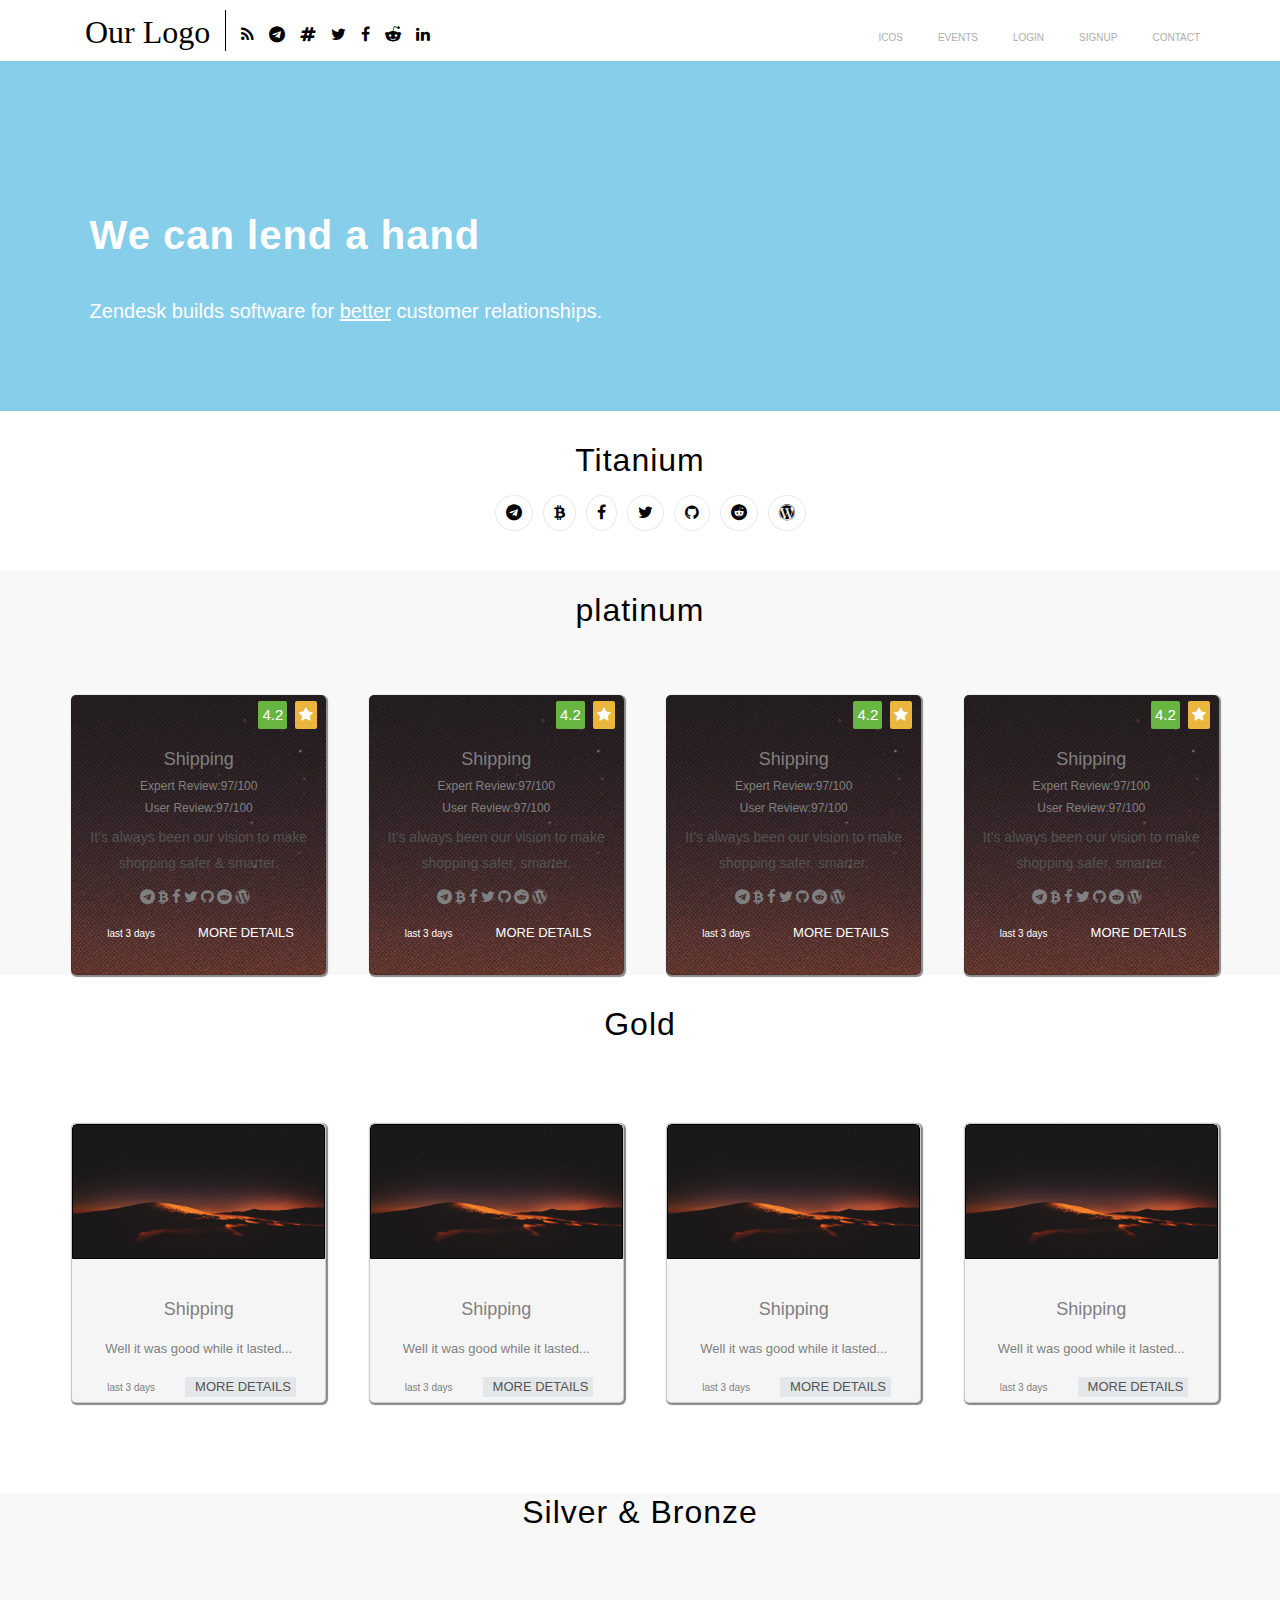
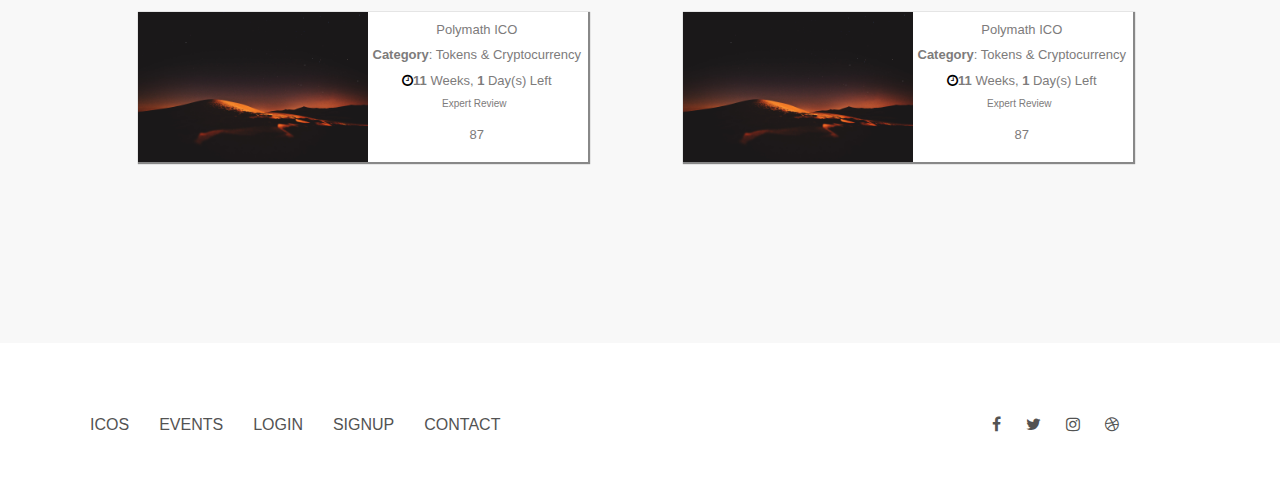
<file: index.html>
<!DOCTYPE html>
<html>
<head>
	<title>Test Title</title>
	<link rel="stylesheet" type="text/css" href="css/bootstrap.min.css">
	<link rel="stylesheet" type="text/css" href="https://cdnjs.cloudflare.com/ajax/libs/font-awesome/4.7.0/css/font-awesome.min.css" crossorigin="anonymous">
	<link rel="stylesheet" type="text/css" href="css/style.css">
	<link rel="icon" href="images/test-image.jpg" type="image/gif" sizes="16x16">
</head>
<body>
	<div id="container">
		<nav class="navbar-fixed-top default topbar-sticky">
			<ul>
				<li><a href="index.html" class="fa"><h2 id="logo">Our Logo</h2></a></li>
				<li><a href="#"><i class="fa fa-rss" aria-hidden="true"></i></a></li>
				<li><a href="#"><i class="fa fa-telegram" aria-hidden="true"></i></a></li>
				<li><a href="#"><i class="fa fa-hashtag" aria-hidden="true"></i></a></li>
				<li><a href="#"><i class="fa fa-twitter" aria-hidden="true"></i></a></li>
				<li><a href="#"><i class="fa fa-facebook" aria-hidden="true"></i></a></li>
				<li><a href="#"><i class="fa fa-reddit-alien" aria-hidden="true"></i></a></li>
				<li><a href="#"><i class="fa fa-linkedin" aria-hidden="true"></i></a></li>
			</ul>
		</nav>
		<nav id="second-list">
			<ul>
				<li><a href="#">ICOS</a></li>
				<li><a href="#">EVENTS</a></li>
				<li><a href="login.html" target="_self">LOGIN</a></li>
				<li><a href="signup.html">SIGNUP</a></li>
				<li><a href="contact.html">CONTACT</a></li>
			</ul>
		</nav>
		<!-- start of image section after navbar -->
		<div id="titanium-section">
		  <div id="img-sctn">
			<h1 id="first-header">We can lend a hand</h1>
			<h5 id="second-header">Zendesk builds software for <u>better</u> customer relationships.</h5>
		  </div>
		     <h2 class="header">Titanium</h2>
		     <nav id="user-social">
			<ul>
				<li><a href="#"><i class="fa fa-telegram" aria-hidden="true"></i></a></li>
				<li><a href="#"><i class="fa fa-btc" aria-hidden="true"></i></a></li>
				<li><a href="#"><i class="fa fa-facebook" aria-hidden="true"></i></a></li>
				<li><a href="#"><i class="fa fa-twitter" aria-hidden="true"></i></a></li>
				<li><a href="#"><i class="fa fa-github" aria-hidden="true"></i></a></li>
				<li><a href="#"><i class="fa fa-reddit" aria-hidden="true"></i></a></li>
				<li><a href="#"><i class="fa fa-wordpress" aria-hidden="true"></i></a></li>
			</ul>
		</nav>
		</div><!-- end of titanium section -->
        <div id="platinum-sctn"> <!-- start of platinum section -->
        	<h2 class="header" id="platinum-hdr">platinum</h2>
        	<ul>
        		<li>
        			<div class="pltn-items pltn-items-img" id="cards">
        				<ul>
        					<li class="first-li">4.2</li>
        					<li class="second-li"><i class="fa fa-star" aria-hidden="true"></i></li>
        				</ul>
        				<h5 class="shipping-hdr">Shipping</h5>
                          <h6>Expert Review:97/100</h6>
        				  <h6>User Review:97/100</h6>
					         <p>It’s always been our vision to make shopping safer & smarter.</p>
					          <nav id="platinum-user-social">
								  <ul>
									<li><a href="#"><i class="fa fa-telegram" aria-hidden="true"></i></a></li>
									<li><a href="#"><i class="fa fa-btc" aria-hidden="true"></i></a></li>
									<li><a href="#"><i class="fa fa-facebook" aria-hidden="true"></i></a></li>
									<li><a href="#"><i class="fa fa-twitter" aria-hidden="true"></i></a></li>
									<li><a href="#"><i class="fa fa-github" aria-hidden="true"></i></a></li>
									<li><a href="#"><i class="fa fa-reddit" aria-hidden="true"></i></a></li>
									<li><a href="#"><i class="fa fa-wordpress" aria-hidden="true"></i></a></li>
								</ul>
							</nav>
							<nav class="details-sctn">
								<ul>
									<li class="third-li">last 3 days</li>
        					       <a href="card.html"><li class="fourth-li">MORE DETAILS</li></a>
								</ul>
							</nav>

        			</div>
        		</li>

        		<li>
        			<div class="pltn-items pltn-items-img" id="cards">
        				<ul>
        					<li class="first-li">4.2</li>
        					<li class="second-li"><i class="fa fa-star" aria-hidden="true"></i></li>
        				</ul>
        				<h5 class="shipping-hdr">Shipping</h5>
                          <h6>Expert Review:97/100</h6>
        				  <h6>User Review:97/100</h6>
					         <p>It’s always been our vision to make shopping safer, smarter.</p>
					          <nav id="platinum-user-social">
								  <ul>
									<li><a href="#"><i class="fa fa-telegram" aria-hidden="true"></i></a></li>
									<li><a href="#"><i class="fa fa-btc" aria-hidden="true"></i></a></li>
									<li><a href="#"><i class="fa fa-facebook" aria-hidden="true"></i></a></li>
									<li><a href="#"><i class="fa fa-twitter" aria-hidden="true"></i></a></li>
									<li><a href="#"><i class="fa fa-github" aria-hidden="true"></i></a></li>
									<li><a href="#"><i class="fa fa-reddit" aria-hidden="true"></i></a></li>
									<li><a href="#"><i class="fa fa-wordpress" aria-hidden="true"></i></a></li>
								</ul>
							</nav>
							<nav class="details-sctn">
								<ul>
									<li class="third-li">last 3 days</li>
        					       <a href="card.html"><li class="fourth-li">MORE DETAILS</li></a>
								</ul>
							</nav>

        		    </div>
        		</li>

        		<li>
        			<div class="pltn-items pltn-items-img" id="cards">
        				<ul>
        					<li class="first-li">4.2</li>
        					<li class="second-li"><i class="fa fa-star" aria-hidden="true"></i></li>
        				</ul>
        				<h5 class="shipping-hdr">Shipping</h5>
                          <h6>Expert Review:97/100</h6>
        				  <h6>User Review:97/100</h6>
					         <p>It’s always been our vision to make shopping safer, smarter.</p>
					          <nav id="platinum-user-social">
								  <ul>
									<li><a href="#"><i class="fa fa-telegram" aria-hidden="true"></i></a></li>
									<li><a href="#"><i class="fa fa-btc" aria-hidden="true"></i></a></li>
									<li><a href="#"><i class="fa fa-facebook" aria-hidden="true"></i></a></li>
									<li><a href="#"><i class="fa fa-twitter" aria-hidden="true"></i></a></li>
									<li><a href="#"><i class="fa fa-github" aria-hidden="true"></i></a></li>
									<li><a href="#"><i class="fa fa-reddit" aria-hidden="true"></i></a></li>
									<li><a href="#"><i class="fa fa-wordpress" aria-hidden="true"></i></a></li>
								</ul>
							</nav>
							<nav class="details-sctn">
								<ul>
									<li class="third-li">last 3 days</li>
        					         <a href="card.html"><li class="fourth-li">MORE DETAILS</li></a>
								</ul>
							</nav>

        			</div>
        		</li>

        		<li>
        			<div class="pltn-items pltn-items-img" id="cards">
        				<ul>
        					<li class="first-li">4.2</li>
        					<li class="second-li"><i class="fa fa-star" aria-hidden="true"></i></li>
        				</ul>
        				<h5 class="shipping-hdr">Shipping</h5>
                          <h6>Expert Review:97/100</h6>
        				  <h6>User Review:97/100</h6>
					         <p>It’s always been our vision to make shopping safer, smarter.</p>
					          <nav id="platinum-user-social">
								  <ul>
									<li><a href="#"><i class="fa fa-telegram" aria-hidden="true"></i></a></li>
									<li><a href="#"><i class="fa fa-btc" aria-hidden="true"></i></a></li>
									<li><a href="#"><i class="fa fa-facebook" aria-hidden="true"></i></a></li>
									<li><a href="#"><i class="fa fa-twitter" aria-hidden="true"></i></a></li>
									<li><a href="#"><i class="fa fa-github" aria-hidden="true"></i></a></li>
									<li><a href="#"><i class="fa fa-reddit" aria-hidden="true"></i></a></li>
									<li><a href="#"><i class="fa fa-wordpress" aria-hidden="true"></i></a></li>
								</ul>
							</nav>
							<nav class="details-sctn">
								<ul>
									<li class="third-li">last 3 days</li>
        					         <a href="card.html"><li class="fourth-li">MORE DETAILS</li></a>
								</ul>
							</nav>
                    </div>
        		</li>
        	</ul>
        </div><!-- end of platinum section -->
        <div id="gold-sctn"> <!-- start of gold section -->
        	<h2 class="header" id="gold-hdr">Gold</h2>
             <ul>
             	<li>
             		<div id="gold-card" class="pltn-items">
             			<div class="gold-image-sctn">
             				<img src="images/test-image.jpg" alt="image">
             			</div>
             			<h5 class="shipping-hdr">Shipping</h5>
             			<h6>Well it was good while it lasted...</h6>
             			<nav class="gold-details-sctn">
								<ul>
									<li class="fifth-li">last 3 days</li>
        					         <a href="card.html"><li class="sixth-li">MORE DETAILS</li></a>
								</ul>
							</nav>
             		</div>
             	</li>
             	<li>
             		<div id="gold-card" class="pltn-items">
             			<div class="gold-image-sctn">
             				<img src="images/test-image.jpg" alt="image">
             			</div>
             			<h5 class="shipping-hdr">Shipping</h5>
             			<h6>Well it was good while it lasted...</h6>
             			<nav class="gold-details-sctn">
								<ul>
									<li class="fifth-li">last 3 days</li>
        					         <a href="card.html"><li class="sixth-li">MORE DETAILS</li></a>
								</ul>
							</nav>
             		</div>
             	</li>
             	<li>
             		<div id="gold-card" class="pltn-items">
             			<div class="gold-image-sctn">
             				<img src="images/test-image.jpg" alt="image">
             			</div>
             			<h5 class="shipping-hdr">Shipping</h5>
             			<h6>Well it was good while it lasted...</h6>
             			<nav class="gold-details-sctn">
								<ul>
									<li class="fifth-li">last 3 days</li>
        					        <a href="card.html"><li class="sixth-li">MORE DETAILS</li></a>
								</ul>
							</nav>
             		</div>
             	</li>
             	<li>
             		<div id="gold-card" class="pltn-items">
             			<div class="gold-image-sctn">
             				<img src="images/test-image.jpg" alt="image">
             			</div>
             			<h5 class="shipping-hdr">Shipping</h5>
             			<h6>Well it was good while it lasted...</h6>
             			<nav class="gold-details-sctn">
								<ul>
									<li class="fifth-li">last 3 days</li>
        					        <a href="card.html"><li class="sixth-li">MORE DETAILS</li></a>
								</ul>
							</nav>
             		</div>
             	</li>
             </ul>
        </div><!-- end of gold section -->
        <div id="silver-bronze-sctn"><!-- start of silver and bronze section -->
        	<h2 class="header" id="silver-bronze-hdr">Silver & Bronze</h2>
        	   <ul>
        	   	<li>
        	   		<div id="silver-bronze-card" class="silver-bronze-items">
        	   			<div class="silver-bronze-image-sctn">
             				<img src="images/test-image.jpg" alt="image">
             			</div>
             			<div class="silver-bronze-info-sctn">
                            <h6>Polymath ICO</h6>
                            <h6><b>Category</b>: Tokens & Cryptocurrency</h6>
                            <h6><i class="fa fa-clock-o" aria-hidden="true"></i><b>11</b> Weeks, <b>1</b> Day(s) Left </h6>
                             <p>Expert Review</p>
                             <h6>87</h6>
             			</div>
             		

        	   		</div>
        	   	</li>
        	   	<li>
        	   		<div id="silver-bronze-card" class="silver-bronze-items">
        	   			<div class="silver-bronze-image-sctn">
             				<img src="images/test-image.jpg" alt="image">
             			</div>
             			<div class="silver-bronze-info-sctn">
                            <h6>Polymath ICO</h6>
                            <h6><b>Category</b>: Tokens & Cryptocurrency</h6>
                            <h6><i class="fa fa-clock-o" aria-hidden="true"></i><b>11</b> Weeks, <b>1</b> Day(s) Left </h6>
                             <p>Expert Review</p>
                             <h6>87</h6>
             			</div>
             		

        	   		</div>
        	   	</li>
        	   </ul>
        </div><!-- end of silver and bronze section -->
        <div id="footer-section"><!-- start of footer section -->
        	<!-- <div id="footer-logo">
        		<img src="images/logo.web" alt="logo">
        	</div> -->
        	<div id="footer-menu">
        		<nav id="footer-menu-list">
			<ul>
				<li><a href="#">ICOS</a></li>
				<li><a href="#">EVENTS</a></li>
				<li><a href="login.html">LOGIN</a></li>
				<li><a href="signup.html">SIGNUP</a></li>
				<li><a href="contact.html">CONTACT</a></li>
			</ul>
		</nav>
        	</div>
        	<div id="footer-social">
        		<nav id="footer-social-menu">
				  <ul>
					<li><a href="#"><i class="fa fa-facebook" aria-hidden="true"></i></a></li>
					<li><a href="#"><i class="fa fa-twitter" aria-hidden="true"></i></a></li>
					<li><a href="#"><i class="fa fa-instagram" aria-hidden="true"></i></a></li>
					<li><a href="#"><i class="fa fa-dribbble" aria-hidden="true"></i></a></li>
				  </ul>
			   </nav>
        	</div>
        	  
            </div> <!-- end of footer section -->





	</div>	<!-- end of complete container -->




<script type="text/javascript" src="js/bootstrap.min.js"></script>
</body>
</html>
</file>
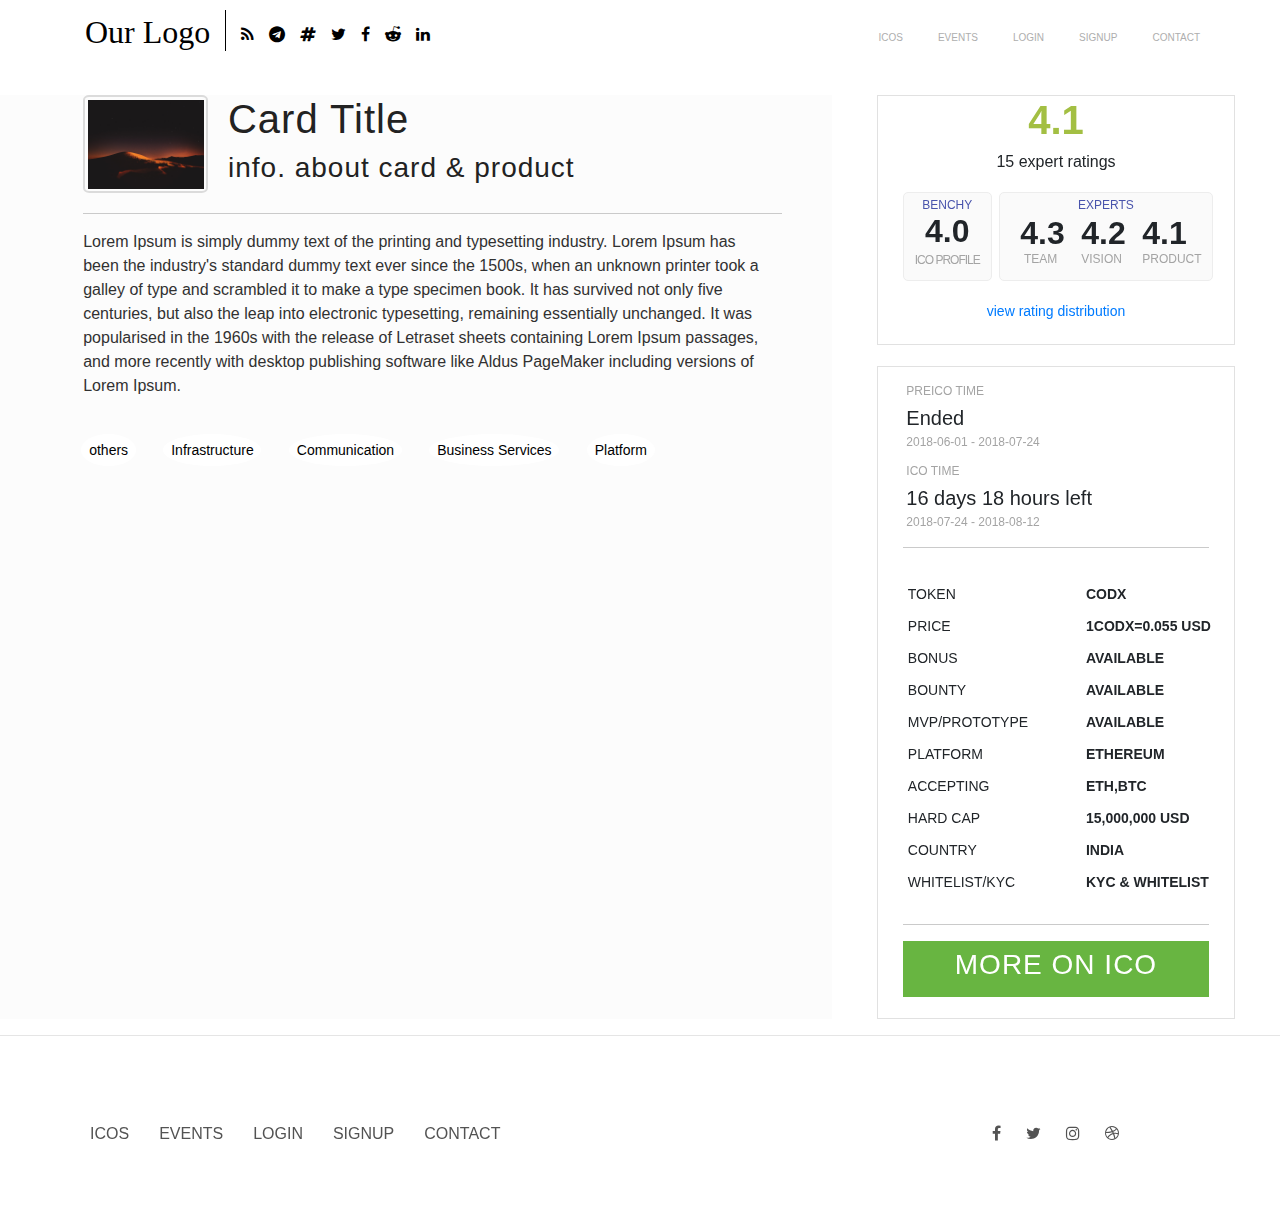
<file: card.html>
<!DOCTYPE html>
<html>
<head>
	<title>Card Title</title>
	<link rel="stylesheet" type="text/css" href="css/bootstrap.min.css">
	<link rel="stylesheet" type="text/css" href="https://cdnjs.cloudflare.com/ajax/libs/font-awesome/4.7.0/css/font-awesome.min.css" crossorigin="anonymous">
	<link rel="stylesheet" type="text/css" href="css/style.css">
	<link rel="stylesheet" type="text/css" href="css/card.css">
	<link rel="icon" href="images/test-image.jpg" type="image/gif" sizes="16x16">
</head>
<body>
	<div id="container">
		<nav class="navbar-fixed-top default topbar-sticky">
			<ul>
				<li><a href="index.html" class="fa"><h2 id="logo">Our Logo</h2></a></li>
				<li><a href="#"><i class="fa fa-rss" aria-hidden="true"></i></a></li>
				<li><a href="#"><i class="fa fa-telegram" aria-hidden="true"></i></a></li>
				<li><a href="#"><i class="fa fa-hashtag" aria-hidden="true"></i></a></li>
				<li><a href="#"><i class="fa fa-twitter" aria-hidden="true"></i></a></li>
				<li><a href="#"><i class="fa fa-facebook" aria-hidden="true"></i></a></li>
				<li><a href="#"><i class="fa fa-reddit-alien" aria-hidden="true"></i></a></li>
				<li><a href="#"><i class="fa fa-linkedin" aria-hidden="true"></i></a></li>
			</ul>
		</nav>
		<nav id="second-list">
			<ul>
				<li><a href="#">ICOS</a></li>
				<li><a href="#">EVENTS</a></li>
				<li><a href="login.html" target="_self">LOGIN</a></li>
				<li><a href="signup.html">SIGNUP</a></li>
				<li><a href="contact.html">CONTACT</a></li>
			</ul>
		</nav>
		<div id="card-container">
			<div id="left-side-container">
				<div id="top-info-bar">
					<div id="logo-bar">
						<img src="test-image.jpg" alt="logo-image">
					</div>
					<div id="logo-info-bar">
					   <h1>Card Title</h1>
					   <h3>info. about card & product</h3>
					</div>
				</div>
				<hr>
				<p>Lorem Ipsum is simply dummy text of the printing and typesetting industry. Lorem Ipsum has been the industry's standard dummy text ever since the 1500s, when an unknown printer took a galley of type and scrambled it to make a type specimen book. It has survived not only five centuries, but also the leap into electronic typesetting, remaining essentially unchanged. It was popularised in the 1960s with the release of Letraset sheets containing Lorem Ipsum passages, and more recently with desktop publishing software like Aldus PageMaker including versions of Lorem Ipsum.</p>
				<nav>
					<a href="#">others</a>
					<a href="#">Infrastructure</a>
					<a href="#">Communication</a>
					<a href="#">Business Services</a>
					<a href="#">Platform</a>
				</nav>
				<div id="carousel-div">
						<!-- <img src="test-image.jpg" alt="item-image"> -->
						<iframe width="854" height="480" src="https://www.youtube.com/embed/ZdP0KM49IVk" frameborder="0" allow="autoplay; encrypted-media" allowfullscreen></iframe>
					</div>	
			</div> <!-- end of left-side-container -->
			<div id="right-side-container">
			<div id="right-top-div">
				<h1><b>4.1</b></h1>
				<h6>15 expert ratings</h6>
				<div id="rating-div"> <!-- start of rating div -->
				<div id="benchy-div">
					<h6>BENCHY</h6>
					<h2><b>4.0</b></h2>
					<h6 id="ico-profile-header">ICO PROFILE</h6>
				</div>
				<div id="expert-rating-div">
					<h6 id="expert-hdr" style="margin-top: 5px">EXPERTS</h6>
					<div id="expert-ratings">
					<div class="rating-div-size"> 
						<h2><b>4.3</b></h2>
						<p>TEAM</p>
					</div>
					<div class="rating-div-size">
						<h2><b>4.2</b></h2>
						<p>VISION</p>
					</div>
					<div class="rating-div-size">
						<h2><b>4.1</b></h2>
						<p>PRODUCT</p>
					</div>
				</div>
				</div>
			</div><!-- end of rating div -->
			<a href="#">view rating distribution</a>
			</div><!-- end of right-top div -->
			<div id="right-below-div">
				<p class="grey-color">PREICO TIME</p>
				<h5 class="time-header">Ended</h5>
				<p class="grey-color">2018-06-01 - 2018-07-24</p>
				<p class="grey-color">ICO TIME</p>
				<h5 class="time-header">16 days 18 hours left</h5>
				<p class="grey-color">2018-07-24 - 2018-08-12</p>
				<hr>
				<div id="list-items">
					<div class="list-items-div">
						<ul>
							<li>TOKEN</li>
							<li>PRICE</li>
							<li>BONUS</li>
							<li>BOUNTY</li>
							<li>MVP/PROTOTYPE</li>
							<li>PLATFORM</li>
							<li>ACCEPTING</li>
							<li>HARD CAP</li>
							<li>COUNTRY</li>
							<li>WHITELIST/KYC</li>
						</ul>
					</div>
					<div class="list-items-div">
						<ul>
							<li><b>CODX</b></li>
							<li><b>1CODX=0.055 USD</b></li>
							<li><b>AVAILABLE</b></li>
							<li><b>AVAILABLE</b></li>
							<li><b>AVAILABLE</b></li>
							<li><b>ETHEREUM</b></li>
							<li><b>ETH,BTC</b></li>
							<li><b>15,000,000 USD</b></li>
							<li><b>INDIA</b></li>
							<li><b>KYC & WHITELIST</b></li>
						</ul>
					</div>
				</div>
				<hr id="horizontal-line">	
				<a href="#"><div id="more-info-div">
					<h3>MORE ON ICO</h3>
				</div></a>
			</div>	
			</div>
			
		</div>
		<hr>
		<div id="footer-section"><!-- start of footer section -->
        	<!-- <div id="footer-logo">
        		<img src="images/logo.web" alt="logo">
        	</div> -->
        	<div id="footer-menu">
        		<nav id="footer-menu-list">
			<ul>
				<li><a href="#">ICOS</a></li>
				<li><a href="#">EVENTS</a></li>
				<li><a href="login.html">LOGIN</a></li>
				<li><a href="signup.html">SIGNUP</a></li>
				<li><a href="contact.html">CONTACT</a></li>
			</ul>
		</nav>
        	</div>
        	<div id="footer-social">
        		<nav id="footer-social-menu">
				  <ul>
					<li><a href="#"><i class="fa fa-facebook" aria-hidden="true"></i></a></li>
					<li><a href="#"><i class="fa fa-twitter" aria-hidden="true"></i></a></li>
					<li><a href="#"><i class="fa fa-instagram" aria-hidden="true"></i></a></li>
					<li><a href="#"><i class="fa fa-dribbble" aria-hidden="true"></i></a></li>
				  </ul>
			   </nav>
        	</div>
        	  
            </div>

	</div><!-- end of container -->
</body>
</html>
</file>
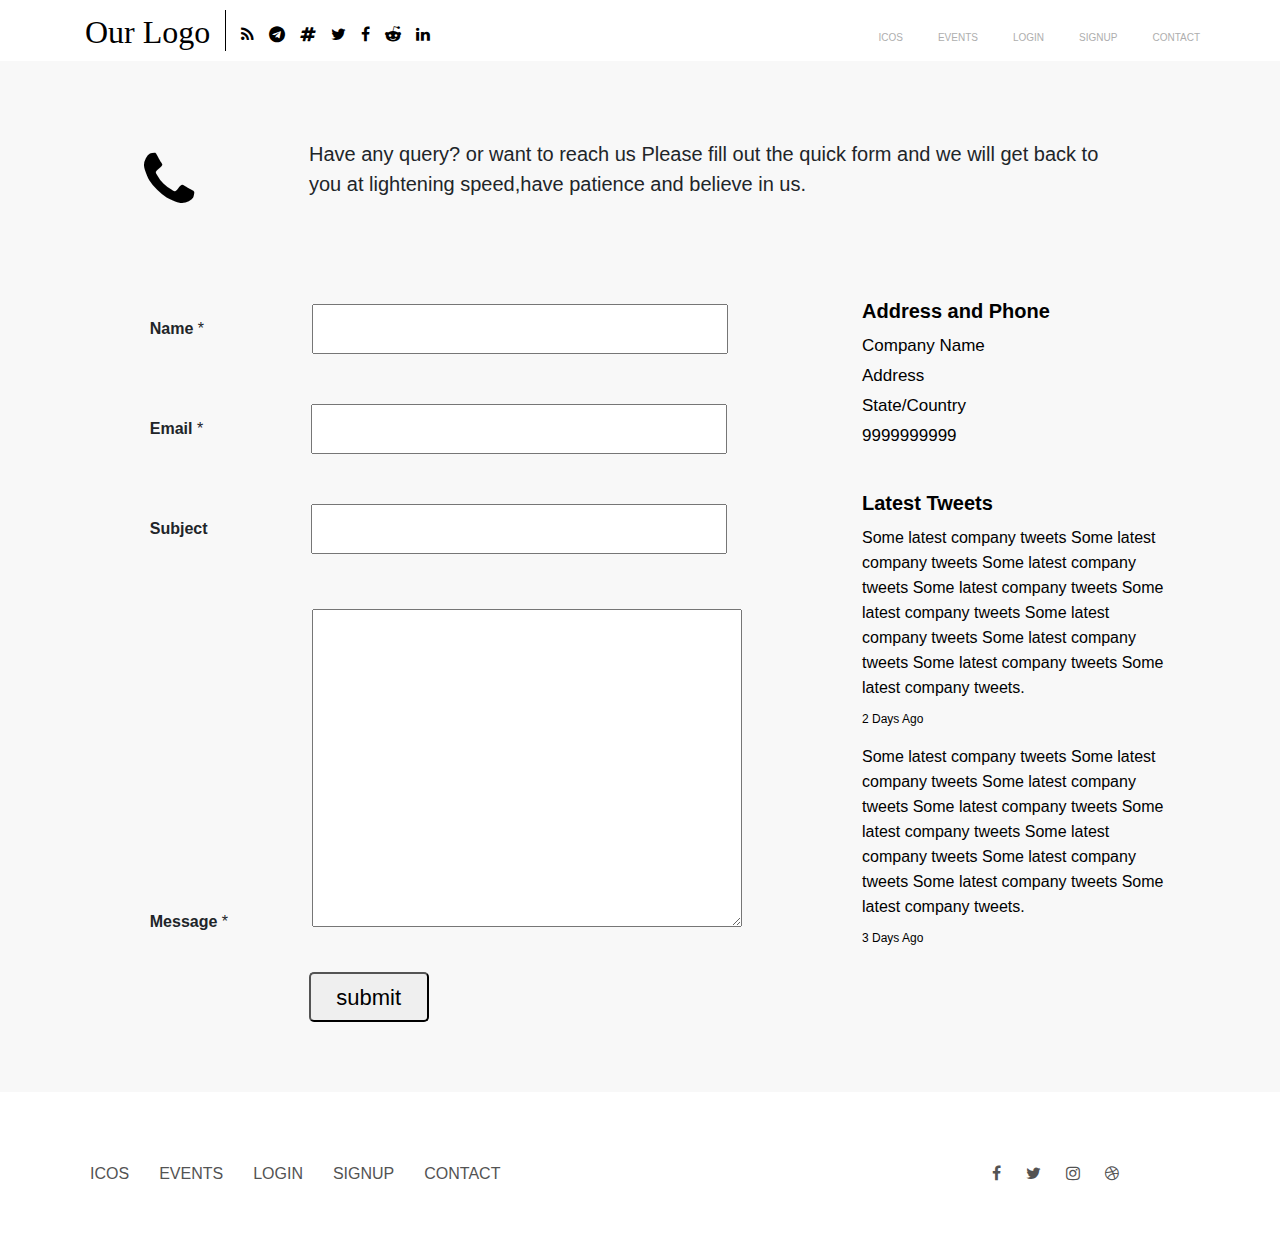
<file: contact.html>
<!DOCTYPE html>
<html>
<head>
	<title>Contact</title>
	<link rel="stylesheet" type="text/css" href="css/bootstrap.min.css">
	<link rel="stylesheet" type="text/css" href="https://cdnjs.cloudflare.com/ajax/libs/font-awesome/4.7.0/css/font-awesome.min.css" crossorigin="anonymous">
	<link rel="stylesheet" type="text/css" href="css/style.css">
	<link rel="stylesheet" type="text/css" href="css/contact.css">
	<link rel="icon" href="images/test-image.jpg" type="image/gif" sizes="16x16">
</head>
<body>
	<div id="container">
		<nav class="navbar-fixed-top default topbar-sticky">
			<ul>
				<li><a href="index.html" class="fa"><h2 id="logo">Our Logo</h2></a></li>
				<li><a href="#"><i class="fa fa-rss" aria-hidden="true"></i></a></li>
				<li><a href="#"><i class="fa fa-telegram" aria-hidden="true"></i></a></li>
				<li><a href="#"><i class="fa fa-hashtag" aria-hidden="true"></i></a></li>
				<li><a href="#"><i class="fa fa-twitter" aria-hidden="true"></i></a></li>
				<li><a href="#"><i class="fa fa-facebook" aria-hidden="true"></i></a></li>
				<li><a href="#"><i class="fa fa-reddit-alien" aria-hidden="true"></i></a></li>
				<li><a href="#"><i class="fa fa-linkedin" aria-hidden="true"></i></a></li>
			</ul>
		</nav>
		<nav id="second-list">
			<ul>
				<li><a href="#">ICOS</a></li>
				<li><a href="#">EVENTS</a></li>
				<li><a href="login.html" target="_self">LOGIN</a></li>
				<li><a href="signup.html">SIGNUP</a></li>
				<li><a href="contact.html">CONTACT</a></li>
			</ul>
		</nav>
		<div id="contact-div">
			<div id="contact-text-container"><!-- start of contact-text-div -->
				<div id="contact-icon-div">
			      <i class="fa fa-phone fa-4x" aria-hidden="true"></i> 
				</div>
				<div id="contact-text-div">
					<p>Have any query? or want to reach us Please fill out the quick form and we will get back to you at lightening speed,have patience and believe in us.</p>
				</div>
			</div><!-- end of contact-text-div -->
			<div id="contact-form-address-div"><!-- start of contact-form-address-div -->
				<div id="contact-form-div"><!-- start of contact-form-div -->
					<form method="post">
						<b class="contact-attr">Name</b>&nbsp;*<input type="text" name="name" id=name required></br>
						<b class="contact-attr">Email</b>&nbsp;*<input type="email" name="name" id=name required></br>
						<b class="contact-attr">Subject</b><input type="text" name="name" id=subject></br>
						<b class="contact-attr" id="mssg-hdr">Message</b>&nbsp;*<textarea rows="13%" cols="44%" required></textarea></br>
						<input type="submit" name="submit" value="submit">
					</form>
				</div><!-- end of contact-form-div -->
				<div id="contact-address-div"><!-- start of contact-address-div -->
                  <h5><b>Address and Phone</b></h5>	
                  <ul>
                  	<li>Company Name</li>
                  	<li>Address</li>
                  	<li>State/Country</li>
                	<li>9999999999</li>
                  </ul>	
                  <h5 id="tweets-header"><b>Latest Tweets</b></h5>	
                  <h6>Some latest company tweets Some latest company tweets Some latest company tweets Some latest company tweets Some latest company tweets Some latest company tweets Some latest company tweets Some latest company tweets Some latest company tweets.</h6>
                  <p>2 Days Ago</p>	
                  <h6>Some latest company tweets Some latest company tweets Some latest company tweets Some latest company tweets Some latest company tweets Some latest company tweets Some latest company tweets Some latest company tweets Some latest company tweets.</h6>
                  <p>3 Days Ago</p>		
				</div><!-- end of contact-address-div -->
			</div><!-- end of contact-form-div -->
			
		</div><!-- end of contact div -->
		<div id="footer-section"><!-- start of footer section -->
        	<!-- <div id="footer-logo">
        		<img src="images/logo.webp" alt="logo">
        	</div> -->
        	<div id="footer-menu">
        		<nav id="footer-menu-list">
			<ul>
				<li><a href="#">ICOS</a></li>
				<li><a href="#">EVENTS</a></li>
				<li><a href="login.html">LOGIN</a></li>
				<li><a href="signup.html">SIGNUP</a></li>
				<li><a href="contact.html">CONTACT</a></li>
			</ul>
		</nav>
        	</div>
        	<div id="footer-social">
        		<nav id="footer-social-menu">
				  <ul>
					<li><a href="#"><i class="fa fa-facebook" aria-hidden="true"></i></a></li>
					<li><a href="#"><i class="fa fa-twitter" aria-hidden="true"></i></a></li>
					<li><a href="#"><i class="fa fa-instagram" aria-hidden="true"></i></a></li>
					<li><a href="#"><i class="fa fa-dribbble" aria-hidden="true"></i></a></li>
				  </ul>
			   </nav>
        	</div>
        	  
            </div> <!-- end of footer section -->

	</div><!-- end of main div container -->
  </body>
</html>
</file>
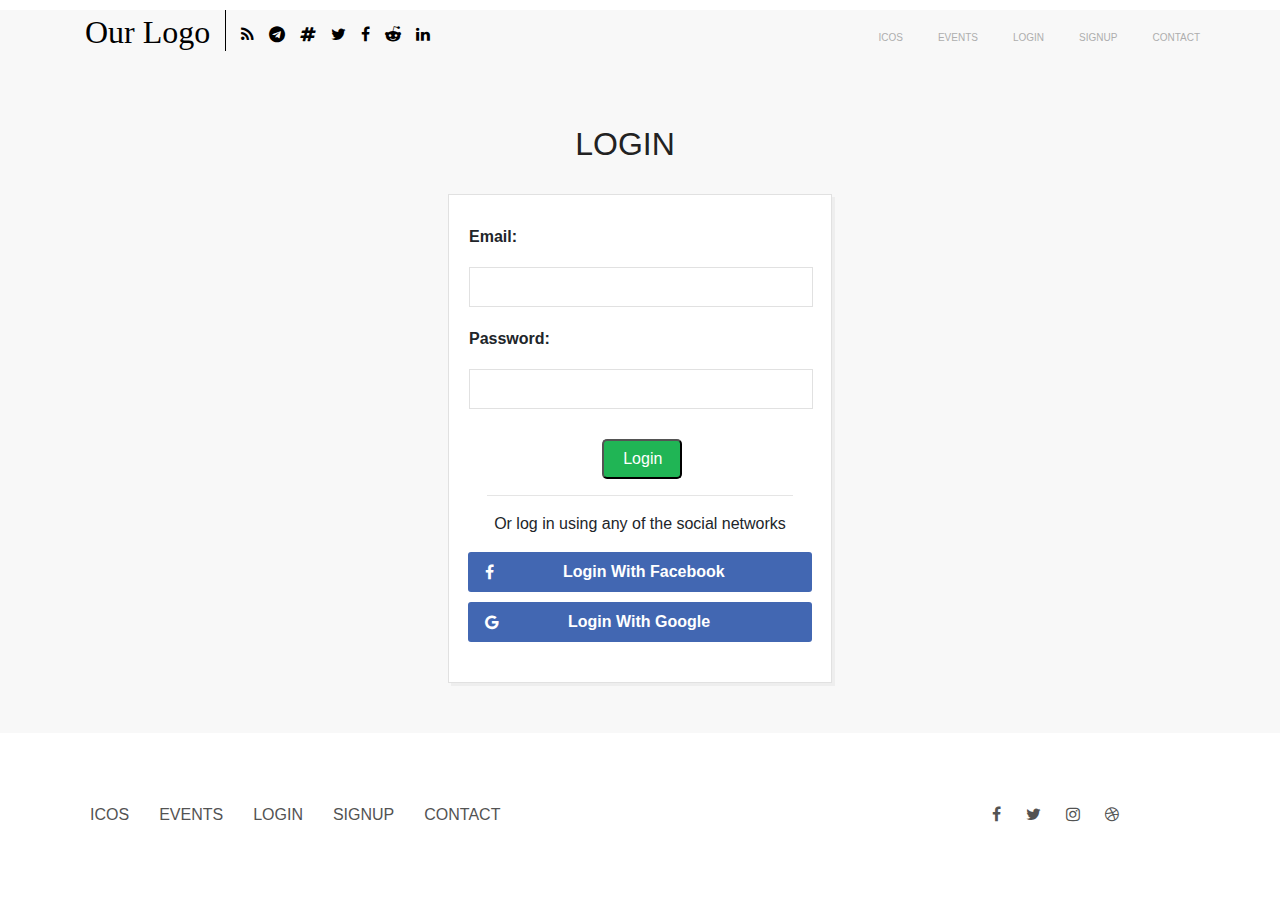
<file: login.html>
<!DOCTYPE html>
<html>
<head>
	<title>Login</title>
	<link rel="stylesheet" type="text/css" href="css/bootstrap.min.css">
	<link rel="stylesheet" type="text/css" href="https://cdnjs.cloudflare.com/ajax/libs/font-awesome/4.7.0/css/font-awesome.min.css" crossorigin="anonymous">
	<link rel="icon" href="images/test-image.jpg" type="image/gif" sizes="16x16">
	<link rel="stylesheet" type="text/css" href="css/login.css">
	<link rel="stylesheet" type="text/css" href="css/style.css">
</head>
<body>
	<div id="container">
		<nav class="navbar-fixed-top default topbar-sticky">
			<ul>
				<li><a href="index.html" class="fa"><h2 id="logo">Our Logo</h2></a></li>
				<li><a href="#"><i class="fa fa-rss" aria-hidden="true"></i></a></li>
				<li><a href="#"><i class="fa fa-telegram" aria-hidden="true"></i></a></li>
				<li><a href="#"><i class="fa fa-hashtag" aria-hidden="true"></i></a></li>
				<li><a href="#"><i class="fa fa-twitter" aria-hidden="true"></i></a></li>
				<li><a href="#"><i class="fa fa-facebook" aria-hidden="true"></i></a></li>
				<li><a href="#"><i class="fa fa-reddit-alien" aria-hidden="true"></i></a></li>
				<li><a href="#"><i class="fa fa-linkedin" aria-hidden="true"></i></a></li>
			</ul>
		</nav>
		<nav id="second-list">
			<ul>
				<li><a href="#">ICOS</a></li>
				<li><a href="#">EVENTS</a></li>
				<li><a href="login.html">LOGIN</a></li>
				<li><a href="signup.html">SIGNUP</a></li>
				<li><a href="contact.html">CONTACT</a></li>
			</ul>
		</nav><!-- end of header nav -->
		  <h2 id="login-hdr">LOGIN</h2>
		  <div id="login-form-container">
		  <form method="post">
		  	<b class="attr-margin">Email:</b><br>
		  	<input type="email" name="email" id="email" class="attr-margin"><br>
		  	<b class="attr-margin">Password:</b><br>
		  	<input type="Password" name="Password" id="Password" class="attr-margin"><br>
		  	<input type="submit" name="Login" value="Login" id="login-btn">
		  </form>
		  <hr>
		  <p>Or log in using any of the social networks</p>
		  <a href="#"><div id="fb-login" class="social-logins">
		  	<i class="fa fa-facebook" aria-hidden="true"></i>
            <b>Login With Facebook</b>
		  </div></a>
		  <a href="#"><div id="google-login" class="social-logins">
		  	<i class="fa fa-google" aria-hidden="true"></i>
             <b>Login With Google</b>
		  </div></a>
		  
		  
		</div><!-- end of form div -->
		<div id="footer-section" class="login-footer"><!-- start of footer section -->
        	<!-- <div id="footer-logo">
        		<img src="images/logo.webp" alt="logo">
        	</div> -->
        	<div id="footer-menu">
        		<nav id="footer-menu-list">
			<ul>
				<li><a href="#">ICOS</a></li>
				<li><a href="#">EVENTS</a></li>
				<li><a href="login.html">LOGIN</a></li>
				<li><a href="signup.html">SIGNUP</a></li>
				<li><a href="contact.html">CONTACT</a></li>
			</ul>
		</nav>
        	</div>
        	<div id="footer-social">
        		<nav id="footer-social-menu">
				  <ul>
					<li><a href="#"><i class="fa fa-facebook" aria-hidden="true"></i></a></li>
					<li><a href="#"><i class="fa fa-twitter" aria-hidden="true"></i></a></li>
					<li><a href="#"><i class="fa fa-instagram" aria-hidden="true"></i></a></li>
					<li><a href="#"><i class="fa fa-dribbble" aria-hidden="true"></i></a></li>
				  </ul>
			   </nav>
        	</div>
        	  
            </div> <!-- end of footer section -->
	</div> <!-- end of whole page -->
  </body>
</html>
</file>
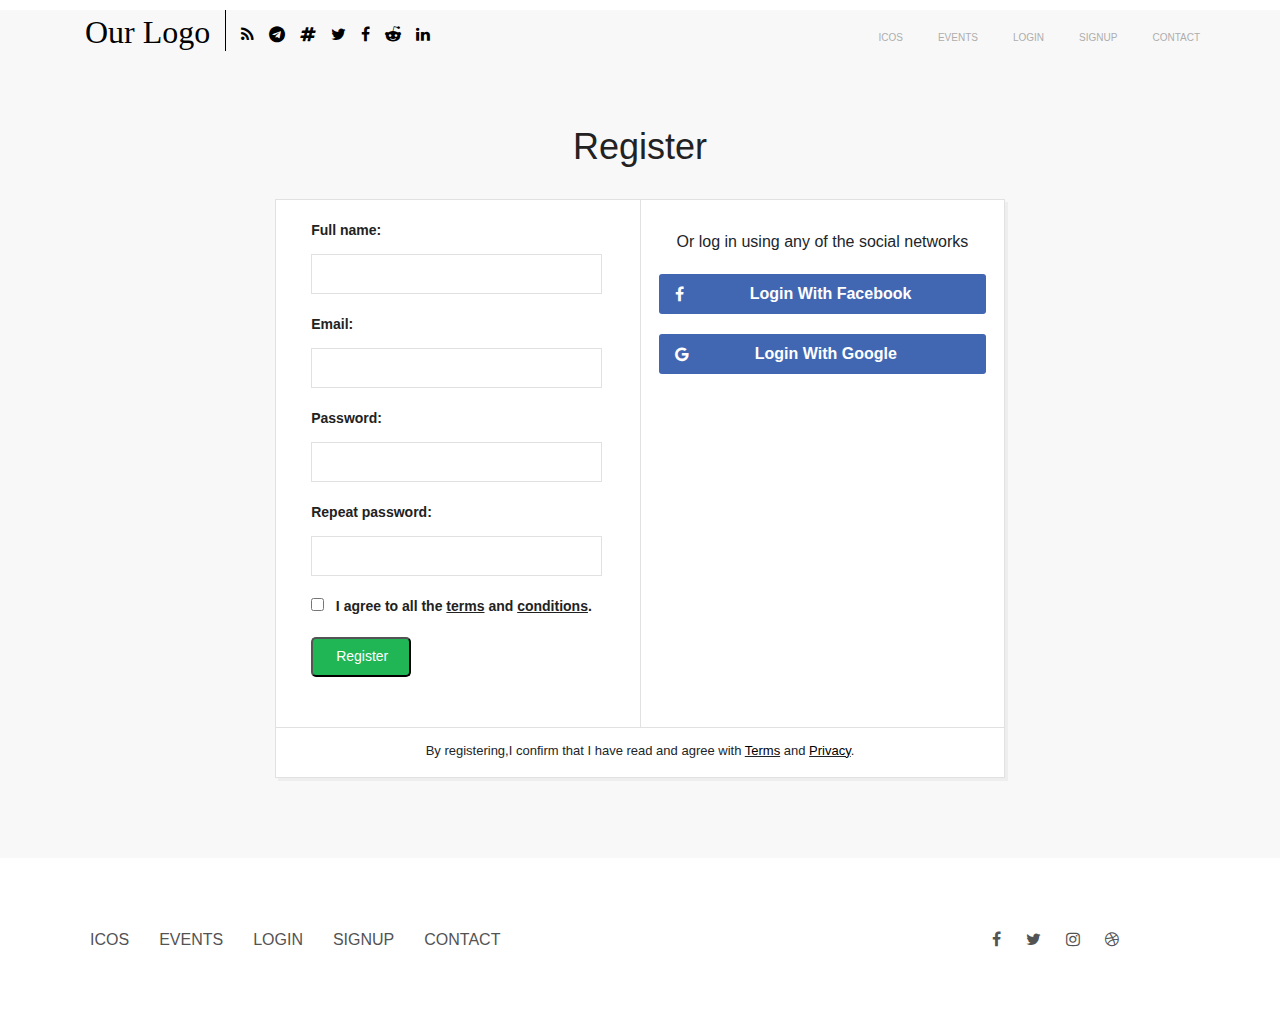
<file: signup.html>
<!DOCTYPE html>
<html>
<head>
	<title>Signup</title>
	<link rel="stylesheet" type="text/css" href="css/bootstrap.min.css">
	<link rel="stylesheet" type="text/css" href="https://cdnjs.cloudflare.com/ajax/libs/font-awesome/4.7.0/css/font-awesome.min.css" crossorigin="anonymous">
	<link rel="stylesheet" type="text/css" href="css/style.css">
	<link rel="stylesheet" type="text/css" href="css/signup.css">
	<link rel="icon" href="images/test-image.jpg" type="image/gif" sizes="16x16">
</head>
<body>
	<div id="container">
		<nav class="navbar-fixed-top default topbar-sticky">
			<ul>
				<li><a href="index.html" class="fa"><h2 id="logo">Our Logo</h2></a></li>
				<li><a href="#"><i class="fa fa-rss" aria-hidden="true"></i></a></li>
				<li><a href="#"><i class="fa fa-telegram" aria-hidden="true"></i></a></li>
				<li><a href="#"><i class="fa fa-hashtag" aria-hidden="true"></i></a></li>
				<li><a href="#"><i class="fa fa-twitter" aria-hidden="true"></i></a></li>
				<li><a href="#"><i class="fa fa-facebook" aria-hidden="true"></i></a></li>
				<li><a href="#"><i class="fa fa-reddit-alien" aria-hidden="true"></i></a></li>
				<li><a href="#"><i class="fa fa-linkedin" aria-hidden="true"></i></a></li>
			</ul>
		</nav>
		<nav id="second-list">
			<ul>
				<li><a href="#">ICOS</a></li>
				<li><a href="#">EVENTS</a></li>
				<li><a href="login.html" target="_self">LOGIN</a></li>
				<li><a href="signup.html">SIGNUP</a></li>
				<li><a href="contact.html">CONTACT</a></li>
			</ul>
		</nav>
		<h2 id="register-hdr">Register</h2>
		<div id="signup-main-div"><!-- start of main signup div-->
			<div id="signup-upper-div">
			<div id="signup-form-div"> <!-- start of signup form div -->
			<form method="post">
			<b class="attr-margin">Full name:</b><br>
		  	<input type="text" name="email" id="fullname" class="attr-margin" required><br>
		  	<b class="attr-margin">Email:</b><br>
		  	<input type="email" name="email" id="email" class="attr-margin" required><br>
		  	<b class="attr-margin">Password:</b><br>
		  	<input type="Password" name="Password" id="Password" class="attr-margin" required><br>
		  	<b class="attr-margin">Repeat password:</b><br>
		  	<input type="Password" name="Password" id="Repeat-Password" class="attr-margin" required><br>
		  	<input type="checkbox" name="checkbox" id="chackbox" required>&nbsp;&nbsp;&nbsp;I agree to all the <u>terms</u> and <u>conditions</u>.
		  	<input type="submit" name="Login" value="Register" id="login-btn">
		  </form>
				
			</div><!-- end of signup-form-div-->
			<div id="social-signup-div"><!-- start of social signup div -->
				<p>Or log in using any of the social networks</p>
		  <a href="#"><div id="fb-login" class="social-logins">
		  	<i class="fa fa-facebook" aria-hidden="true"></i>
            <b>Login With Facebook</b>
		  </div></a>
		  <a href="#"><div id="google-login" class="social-logins">
		  	<i class="fa fa-google" aria-hidden="true"></i>
             <b>Login With Google</b>
		  </div></a>
		  
			</div><!-- end of social signup div -->
			</div><!-- end of signup-upper-div -->
			<div id="signup-footer-div">
				<h6>By registering,I confirm that I have read and agree with <u><a href="#">Terms</a></u> and <u><a href="">Privacy</a></u>.</h6>
				
			</div><!-- end of signup footer div -->
			
		</div><!-- end of signup-main-div-->
		<div id="footer-section" class="signup-footer"><!-- start of footer section -->
        	<!-- <div id="footer-logo">
        		<img src="images/logo.webp" alt="logo">
        	</div> -->
        	<div id="footer-menu">
        		<nav id="footer-menu-list">
			<ul>
				<li><a href="#">ICOS</a></li>
				<li><a href="#">EVENTS</a></li>
				<li><a href="login.html">LOGIN</a></li>
				<li><a href="signup.html">SIGNUP</a></li>
				<li><a href="contact.html">CONTACT</a></li>
			</ul>
		</nav>
        	</div>
        	<div id="footer-social">
        		<nav id="footer-social-menu">
				  <ul>
					<li><a href="#"><i class="fa fa-facebook" aria-hidden="true"></i></a></li>
					<li><a href="#"><i class="fa fa-twitter" aria-hidden="true"></i></a></li>
					<li><a href="#"><i class="fa fa-instagram" aria-hidden="true"></i></a></li>
					<li><a href="#"><i class="fa fa-dribbble" aria-hidden="true"></i></a></li>
				  </ul>
			   </nav>
        	</div>
        	  
            </div>
	</div><!-- end of main div -->
  </body>
</html>
</file>
<file: css/style.css>
body{
	font-family: "Open Sans",sans-serif;
	margin:0px;
	padding:0px;
}

.fa{
	color:black;
}

#container{
	width:100%;
	height:auto;

}
#logo{
	border-right: 1px solid black;
	padding-right: 15px;
	padding-top:3px;
}
nav{
	margin-top: 10px;
	
}
nav ul{
	display:flex;
	align-items: left;
	text-align: left;
	margin-left:30px;
	align-items:center;	
}
nav ul li{
	margin-left: 15px;
	list-style-type: none;
	color:black;
}
nav ul li a:hover{
    text-decoration: none;
    color:inherit;
}
#second-list{
    margin-top: -45px;

}
#second-list ul{
	font-size: 10px;
	display: flex;
	justify-content: flex-end;
	text-align: right;
	position: relative;
	margin-right: 80px;
}
#second-list ul li{
	margin-left:35px;
	list-style-type: none;
}
#second-list ul li a:hover{
    color:black;
    text-decoration: none;
}
#second-list ul li a{
	color:#aeaeae;
}
#titanium-section{
    width:100%;
    height: 480px;
}

#img-sctn{
	height: 350px;
	width:100%;
	background-color: skyblue;
	color:white;
	padding-top: 20px;
}
#first-header{
	font-family: sans-serif;
	margin-left:7%;
	padding-top: 130px;
	font-weight: 600;
	font-size: 40px;
	letter-spacing: 1px;

}
#second-header{
	margin-left:7%;
	margin-top: 40px;
}
.header{
	text-align: center;
	font-family: "Dosis","Open Sans",sans-serif;
	margin-top:30px;
	letter-spacing: 1px;
	color:black;
}
#user-social{
	margin-top: 15px;
	margin-left: -60px;
}
#user-social ul{
	display:flex;
	justify-content: center;
	margin-left:30px;
	align-items: center;
}
#user-social ul li{
	margin-left: 10px;
	list-style-type: none;
	border-radius: 50%;
	border:1px solid #ebebeb;
	padding:5px 10px;
}
#user-social ul li:hover{
	background-color: skyblue;
	color:white;
}
#platinum-sctn{
	width:100%;
	height: auto;
	background-color: #f8f8f8;
	color: #535353;
    font-weight: 300;
    font-size: 0.9375rem;
    line-height: 1.9;
}
#platinum-hdr{
	padding:20px;
}
.pltn-items{
	height: 280px;
	width:255px;
	border:1px solid rgba(34, 36, 38, .2);
	border-radius: 5px;
	box-shadow: 1px 1px 1px 1px #888888;
}
.pltn-items-img{
	background-image: url("../test-image.jpg");
	background-position: center; 
}
#platinum-sctn ul{
    display: flex;
    flex-wrap: wrap;
    justify-content: space-around;
    margin:45px 40px 20px 10px;
}
#platinum-sctn ul li{
	list-style-type: none;
}
#cards img{
	width:10%;
	height: 10%;
	background-position: left-bottom;
}
#cards ul{
	display: flex;
    justify-content: flex-end;
    margin-right: 5px;
    margin-top: 5px;
}
#cards ul li{
	list-style-type: none;
	margin-right: 3px;
	margin-left: 5px;
}
.first-li{
    padding: 0px 4px 0px 4px;
    background-color: #68b541;
    border-radius: 2px;
    color:white;
}
.second-li{
	padding: 0px 4px 0px 4px;
    background-color: #eab63d;
    border-radius: 2px;
}
#cards .fa{
	color:white;
}
.shipping-hdr{
	text-align: center;
	font-size: 18px;
	color:grey;
}
#platinum-sctn h6{
	text-align: center;
	font-size:12px;
	color:grey;
}
#platinum-sctn p{
	text-align: center;
	font-size: 14px;
	margin:5px 10px 0px 10px;
}
#platinum-user-social{
	margin-top: 6px;
	margin-left: -50px;
}
#platinum-user-social ul{
	display:flex;
	justify-content: center;
	align-items: center;
}
#platinum-user-social ul li{
	margin-left: 0px;
	list-style-type: none;
}
#platinum-user-social .fa{
    color:grey;
}
.details-sctn{
    display: flex !important;
    flex-wrap:nowrap !important;
    align-items: center !important;
    margin:-15px 5px 2px -20px;
}
.details-sctn a{
	text-decoration: none;
}
.third-li{
	font-size: 10px;
	color:white;
}
.fourth-li{
	margin-left: 30px !important;
	padding:0px 5px 0px 10px;
    border-color: #e4e7ea;
    color: white;
    font-size: 13px;
}
#gold-sctn{
	width:100%;
	height:auto;
}
#gold-sctn ul{
    display: flex;
    flex-wrap: wrap;
    justify-content: space-around;
    margin:80px 40px 90px 10px;
}
#gold-sctn ul li{
	list-style-type: none;
}
.gold-image-sctn{
	width:100%;
	height:135px;
	border:1px solid black;
	border-top-left-radius: 5px;
	border-top-right-radius: 5px;
}
.gold-image-sctn img{
	width:100%;
	height: 100%;
	background-position: center;
}
.pltn-items h5,h6{
	text-align: center;
}
#gold-card{
	background-color:#F5F5F5;
}
#gold-card h5{
	margin-top:40px;
}
#gold-card h6{
	text-align: center;
	font-size:13px;
	color:grey;
	margin-top: 20px;
}
.gold-details-sctn{
    display: flex !important;
    flex-wrap:nowrap !important;
    align-items: center !important;
    margin:-67px -50px 5px -30px;
}
.gold-details-sctn a{
	text-decoration: none;
}
.fifth-li{
    font-size: 10px;
	color:grey;
}
.sixth-li{
    margin-left: 30px !important;
	padding:0px 5px 0px 10px;
	background-color: #e4e7ea;
    border-color: #e4e7ea;
    color: #535353;
    font-size: 13px;
}
#silver-bronze-sctn{
	width:100%;
	height:450px;
	background-color: #f8f8f8
}
.silver-bronze-items{
	height:150px;
	width:450px;
	background-color: white;
	 box-shadow: 1px 1px 1px 1px #888888;
}
#silver-bronze-sctn ul{
    display: flex;
    flex-wrap: wrap;
    justify-content: space-around;
    margin:80px 100px -20px 50px;
}
#silver-bronze-sctn ul li{
	list-style-type: none;
}
.silver-bronze-image-sctn{
	width:230px;
	height:100%;
}
.silver-bronze-image-sctn img{
	width:100%;
	height: 100%;
	background-position: center;
}
#silver-bronze-card{
	display: flex;
	flex-wrap: nowrap;
}
.silver-bronze-info-sctn{
	color:#7d7b7b;
}
.silver-bronze-info-sctn h6{
    margin-top:10px;
    font-size: 13px;
    margin-left: 5px;
    text-align: center;
}
.silver-bronze-info-sctn p{
	font-size: 10px;
	text-align: center;
	
}
#footer-section{
	height:160px;
	width:100%;
	display: flex;
	flex-wrap: nowrap;
}
#footer-logo{
    height: 100%;
    width: 26%;
}
#footer-logo img{
    height: 100%;
    width:100%;
    background-position: center;
}
#footer-menu{
    height: 100%;
    width: 70%;
}
#footer-menu-list ul{
	  display: flex;
    flex-wrap: wrap;
    margin-top: 70px;
    margin-left:20px;
}
#footer-menu-list ul li{
   text-decoration: none;
   list-style-type: none;
   margin-left: 30px;
}
#footer-menu-list ul li a{
	color:#535353;
	text-decoration: none;
}
#footer-menu-list ul li a:hover{
	color:#aeaeae;
}
#footer-social{
    height: 100%;
    width: 30%;
}
#footer-social-menu ul{
    display: flex;
    justify-content:center;
    margin-top: 70px ;
    margin-left:-130px;
}
#footer-social-menu ul li{
   text-decoration: none;
   list-style-type: none;
   margin-left:25px;
}
#footer-social-menu .fa{
	color:#535353;
}
</file>
<file: css/card.css>
#card-container{
	width:100%;
	height: auto;
	display: flex;
	flex-wrap: nowrap;
	margin-top: 50px;
	background-color:#fcfcfc;
}
#left-side-container{
 	width:65%;
	height: auto;
}
#top-info-bar{
	width:100%;
	height:auto;
	display: flex;
	flex-wrap: nowrap;
}
#logo-bar{
	height: auto;
	width:15%;
	margin-left: 10%;
	border:2px solid #dbdbdb;
	border-radius: 5%;
}
#logo-bar img{
	height: 100%;
	width:100%;
	background-position: center;
	padding:2%;
}
#logo-info-bar{
	height: 100%;
	width:70%;	
	text-align: left;
	padding-left: 20px;
}
#logo-info-bar h1,h3{
	color:#222;
	letter-spacing:1px;
}
#left-side-container hr{
	background-color: #e1e1e1;
	color:brown;
	width:84%;
    margin-top: 20px;
    margin-left: 10%;
}
#left-side-container p{
	margin-left: 10%;
	color:#313131;
	margin-right: 7%;
	font-size: 16px;
}
#left-side-container nav{
	margin-left: 7%;
	margin-bottom: 50px;
	margin-top:40px;
}
#left-side-container a{
	border:1px smooth #e1e1e1;
	padding:1%;
	border-radius:50%;
	margin-left: 3%;
	text-decoration: none;
	background-color: white;
	color:black;
	font-size: 14px;
}
#left-side-container a:hover{
	background-color: #5a67b9;
	color:white;
}

#corousel-div{
	width:100%;
	height:600px;
	border:1px solid black;
	background: white;
}
#carousel-div iframe{
	width:100%;
	height:500px;
	padding-left: 10%;
	padding-right: 6%;
}
#right-side-container{
	width:35%;
	height: auto;
	display: flex;
	flex-wrap: wrap;
	background-color: white;	
}
#right-top-div{
	width: 80%;
	height:27%;
	border:1px solid #e1e1e1;
	margin-left: 10%;
}
#right-top-div h1{
	text-align: center;
	color:#a3bf43;
}
#right-top-div h6{
    text-align: center;
}
#rating-div{
	display: flex;
	flex-wrap: nowrap;
	margin-top:20px;
}
#benchy-div{
    width:25%;
    height:auto;
    border: 1px solid #ededed;
    background: #fafafa;
    margin-left:7%;
    text-align: center;
    border-radius: 5px;
}
#benchy-div h6{
    font-size: 12px;
    color:#4954ac;
    margin-top: 5px;
}
#benchy-div h2{
    margin-top: -8px;
}
#ico-profile-header{
	margin-top: -10px;
	letter-spacing: -1px;
	color:#a4a4a4 !important;
	margin-top: -5px !important;
}
#expert-rating-div{
	width:60%;
	height:auto;
	border: 1px solid #ededed;
    background: #fafafa;
    border-radius: 5px;
	margin-left: 2%;
}
#expert-hdr{
	text-align: center;
	font-size: 12px;
    color:#4954ac;
}
#expert-ratings{
	height:60px;
	width:100%;
    display: flex;
    flex-wrap: nowrap;
    padding-right: 4%;
}
.rating-div-size{
	height:100%;
	width:20%;
	margin-left:10%;
	text-align:center;

}
.rating-div-size h2{
	margin-top: -6px;
}
.rating-div-size p{
	margin-top: -10px;
	font-size: 12px;
	color:#a4a4a4
}
#right-top-div a{
	display: flex;
	justify-content: center;
	font-size: 14px;
	margin-top: 20px;
}
#right-below-div{
	width: 80%;
	height:auto;
	margin-left: 10%;
	margin-top: 0%;
	border:1px solid #e1e1e1;
	padding-top: 20px;
}
.grey-color{
    color:#a4a4a4;
    margin-left: 8%;
    font-size: 12px;
    margin-top: -5px;
}
.time-header{
	 margin-left: 8%;
	 margin-top: -10px;
}
#right-below-div hr{
	width:86%;
	background-color: #e1e1e1;
}
#list-items{
	width: 100%;
	height:400px;
	display: flex;
	flex-wrap: nowrap;
}
.list-items-div{
	height:100%;
	width:50%;
}
.list-items-div ul{
    margin-top:20px;
    margin-left: -10px;	
}
.list-items-div li{
	list-style-type: none;
	margin-top: 11px;
	font-size: 14px;
}
#horizontal-line{
	margin-top: -40px;
}
#more-info-div{
	width: 86%;
	height:auto;
	margin-left: 7%;
	background-color: #68b541;
	text-align: center;
	padding:2%;
	padding-bottom: -2% !important; 
}
#more-info-div h3{
	color:white;
}
#right-below-div a{
	text-decoration: none;
}
</file>
<file: css/contact.css>
#contact-div{
	height:auto;
	width:100%;
	background-color: #f8f8f8;
}
#contact-text-container{
	display: flex;
	flex-wrap: nowrap;
	height:auto;
	width:100%;
}
#contact-icon-div{
	height:100%;
	width: 25%;
}
#contact-icon-div .fa{
	margin:87px 10% auto 45%;
}
#contact-text-div{
	height:100%;
	width: 75%;
}
#contact-text-div p{
	font-size: 20px;
    margin-top: 78px;
    margin-right: 15%;
    margin-left:-11px;
    margin-bottom: 40px;
}
#contact-form-address-div{
	display: flex;
	flex-wrap: nowrap;
}
#contact-form-div{
	width:65%;
	height:auto;
}
form{
    padding-top:40px;
}
.contact-attr{
	margin-left: 18%;
	line-height: 100px;
}
input[type="text"]{
	margin-left:13%;
	width:50%;
	height:50px;
}
input:hover{
	background-color: #191919;
	color:white;
    border-radius: 5px;
    text-align: left;
    padding-left: 10px;
}
input[type="email"]{
	margin-left:13%;
	width:50%;
	height:50px;
}
input[type="submit"]{
	margin-left:37.1%;
	width:120px;
	height:50px;
	font-size: 22px;
	margin-bottom: 70px;
	border-radius: 5px;
}
input[type="submit"]:hover{
	background-color: #191919;
}
textarea{
	margin-left: 10.1%;
	margin-top: 30px;
}
textarea:hover{
	background-color: #191919;
	color:white;
	border-radius: 5px;
	padding-left: 10px;
	padding-top: 10px;
}
#subject{
	margin-left:12.4% !important;
}
#mssg-hdr{
	margin-top: 200px !important;
}
#contact-address-div{
	width:35%;
	height:auto;
}
#contact-address-div h5{
	display: flex;
	align-items: flex-start;
	margin-top: 60px;
	margin-left: 30px;
	color:black;
}
#contact-address-div ul{
	display: flex;
	flex-direction: column;
}
#contact-address-div ul li{
	list-style-type: none;
	color:black;
	margin-left: -10px;
	line-height: 30px;
	font-size: 17px;
}
#tweets-header{
    margin-top: 40px !important;
    color:white;
}
#contact-address-div h6{
    display: flex;
    text-align: flex-start;
    text-align: left;
    margin:10px 25% 0 30px;
    color:black;
    font-size: 16px;
    line-height: 25px;
}
#contact-address-div p{
	margin-left: 30px;
	margin-top: 10px;
	color:black;
	font-size: 12px;
}
</file>
<file: css/login.css>
body{
	font-family: "Open Sans",sans-serif;
	margin:0px;
	padding:0px;
}

.fa{
	color:black;
}

#container{
	width:100%;
	height:auto;
    background-color: #f8f8f8;
}
#logo{
	border-right: 1px solid black;
	padding-right: 15px;
	padding-top:3px;
}
nav{
	margin-top: 10px;
	
}
nav ul{
	display:flex;
	align-items: left;
	text-align: left;
	margin-left:30px;
	align-items:center;	
}
nav ul li{
	margin-left: 15px;
	list-style-type: none;
}
#second-list{
    margin-top: -45px;

}
#second-list ul{
	font-size: 10px;
	display: flex;
	justify-content: flex-end;
	text-align: right;
	position: relative;
	margin-right: 80px;
}
#second-list ul li{
	margin-left:35px;
	list-style-type: none;
}
#second-list ul li a:hover{
    color:black;
    text-decoration: none;
}
#second-list ul li a{
	color:#aeaeae;
}
#login-hdr{
	text-align: center;
	color: #222;
	margin-top: 80px;
	margin-right: 30px;
}
#login-form-container{
	width:30%;
	height: auto;
	border: 1px solid #e1e1e1;
    margin:30px auto 0 auto;
    padding-top: 30px;
    padding-bottom: 30px;
    box-shadow: 3px 3px 0 rgba(0,0,0,0.04);
    background-color: white;
    margin-bottom: 50px;
}
.attr-margin{
	margin-left: 20px;
	margin-top: 18px;
	margin-bottom: 20px;
}
#email{
	width:90%;
	margin-bottom: 20px;
	height:40px;
	border: 1px solid #e1e1e1;
}
#Password{
	width:90%;
	height:40px;
	border: 1px solid #e1e1e1;
}
#login-btn{
	  margin:10px 40% 0 40%;
	  width:80px;
	  height:40px;
	  background-color: #20b555;
	  border-radius: 5px;
	  color: white;
	  padding-left: 8px;
}
input[type="submit"]{
	display: flex;
    justify-content: center;
}
input[type="submit"]:hover {
    background: #4954ac;
}
hr{
	width:80%;
}
#login-form-container p{
	text-align: center;
}
#login-form-container a{
	text-decoration: none;
}
.social-logins{
	width:90%;
	height:40px;
	margin:5px auto 10px auto;
	background-color:#4267b2;
	border-radius: 3px;
	display: flex;
	align-items:center;
	color:white;
	word-wrap: nowrap;
}
.social-logins:hover{
	opacity: 0.6;
}
#login-form-container .fa{
	color:white;
	margin-left:5%;
	margin-right:20%;
}
.login-footer{
	background-color: white !important;
}
</file>
<file: css/signup.css>
#container{
	width:100%;
	height:auto;
    background-color: #f8f8f8;
}
#register-hdr{
	text-align: center;
    display: table;
    margin: 80px auto 30px auto;
    color: #222;
    font-family: 'Montserrat', sans-serif;
    font-size: 36px;
    font-weight: 200;
}
#signup-main-div{
	height:auto;
	width:57%;
	margin:0 auto 80px auto;
    background-color: white;
    box-shadow: 3px 3px 0 rgba(0,0,0,0.04);
    border: 1px solid #e1e1e1;
}
#signup-upper-div{
	display: flex;
	flex-wrap: nowrap;
}
#signup-form-div{
	width: 50%;
	height: auto;
}
#social-signup-div{
	width: 50%;
	height: auto;
	border-left: 1px solid #e1e1e1;
}
#signup-footer-div{
	width: 100%;
	height:50px;
	border-top: 1px solid #e1e1e1;
	display: flex;
	justify-content: center;
}
#signup-footer-div h6{
	margin:15px auto auto auto;
	font-size: 13px;
}
#signup-footer-div a{
	color:black;
}
form{
	padding-top: 20px;
	font-weight: 700;
    font-size: 14px;
    color: #222;
}
.attr-margin{
	margin-left: 35px;
    margin-top: 13px;
    margin-bottom: 20px;
}
#fullname{
	width:80%;
	margin-bottom: 20px;
	height:40px;
	border: 1px solid #e1e1e1;
}
#email{
	width:80%;
	margin-bottom: 20px;
	height:40px;
	border: 1px solid #e1e1e1;
}
#Password{
	width:80%;
	height:40px;
	border: 1px solid #e1e1e1;
}
#Repeat-Password{
	width:80%;
	height:40px;
	border: 1px solid #e1e1e1;
}
#login-btn{
	margin:20px 0 50px 35px;
	width:100px;
	height:40px;
	background-color: #20b555;
	border-radius: 5px;
	color: white;
	padding-left: 8px;
}
input[type="submit"]{
	margin-left: 0
}
input[type="submit"]:hover {
    background: #4954ac;
}
input[type="checkbox"]{
	margin-left: 35px;
}
input:hover{
	padding-left: 10px;
}
#social-signup-div p{
	text-align: center;
	margin-top: 30px;
}
#social-signup-div a{
	text-decoration: none;
}
.social-logins{
	width:90%;
	height:40px;
	margin:20px auto 10px auto;
	background-color:#4267b2;
	border-radius: 3px;
	display: flex;
	align-items:center;
	color:white;
	word-wrap: nowrap;
}
.social-logins:hover{
	opacity: 0.6;
}
#social-signup-div .fa{
	color:white;
	margin-left:5%;
	margin-right:20%;
}
.signup-footer{
	background-color: white !important;
}
</file>
